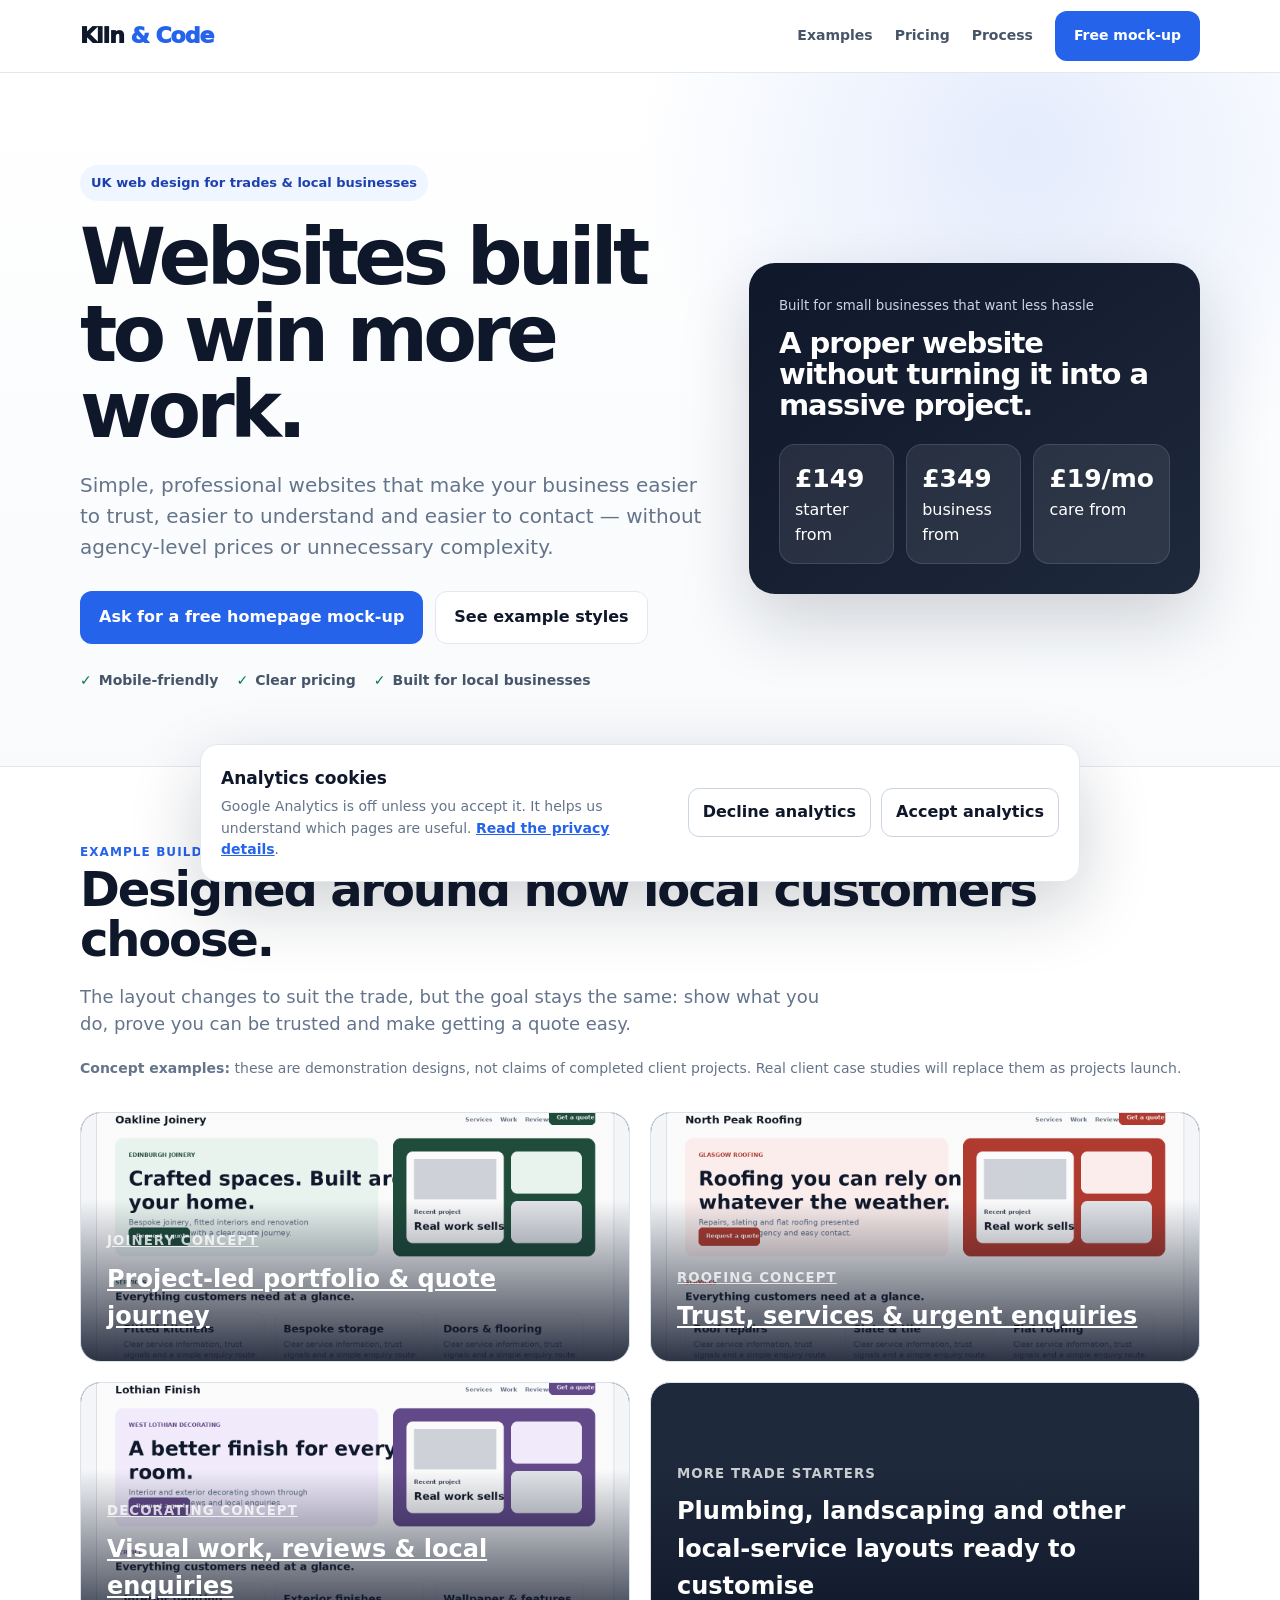
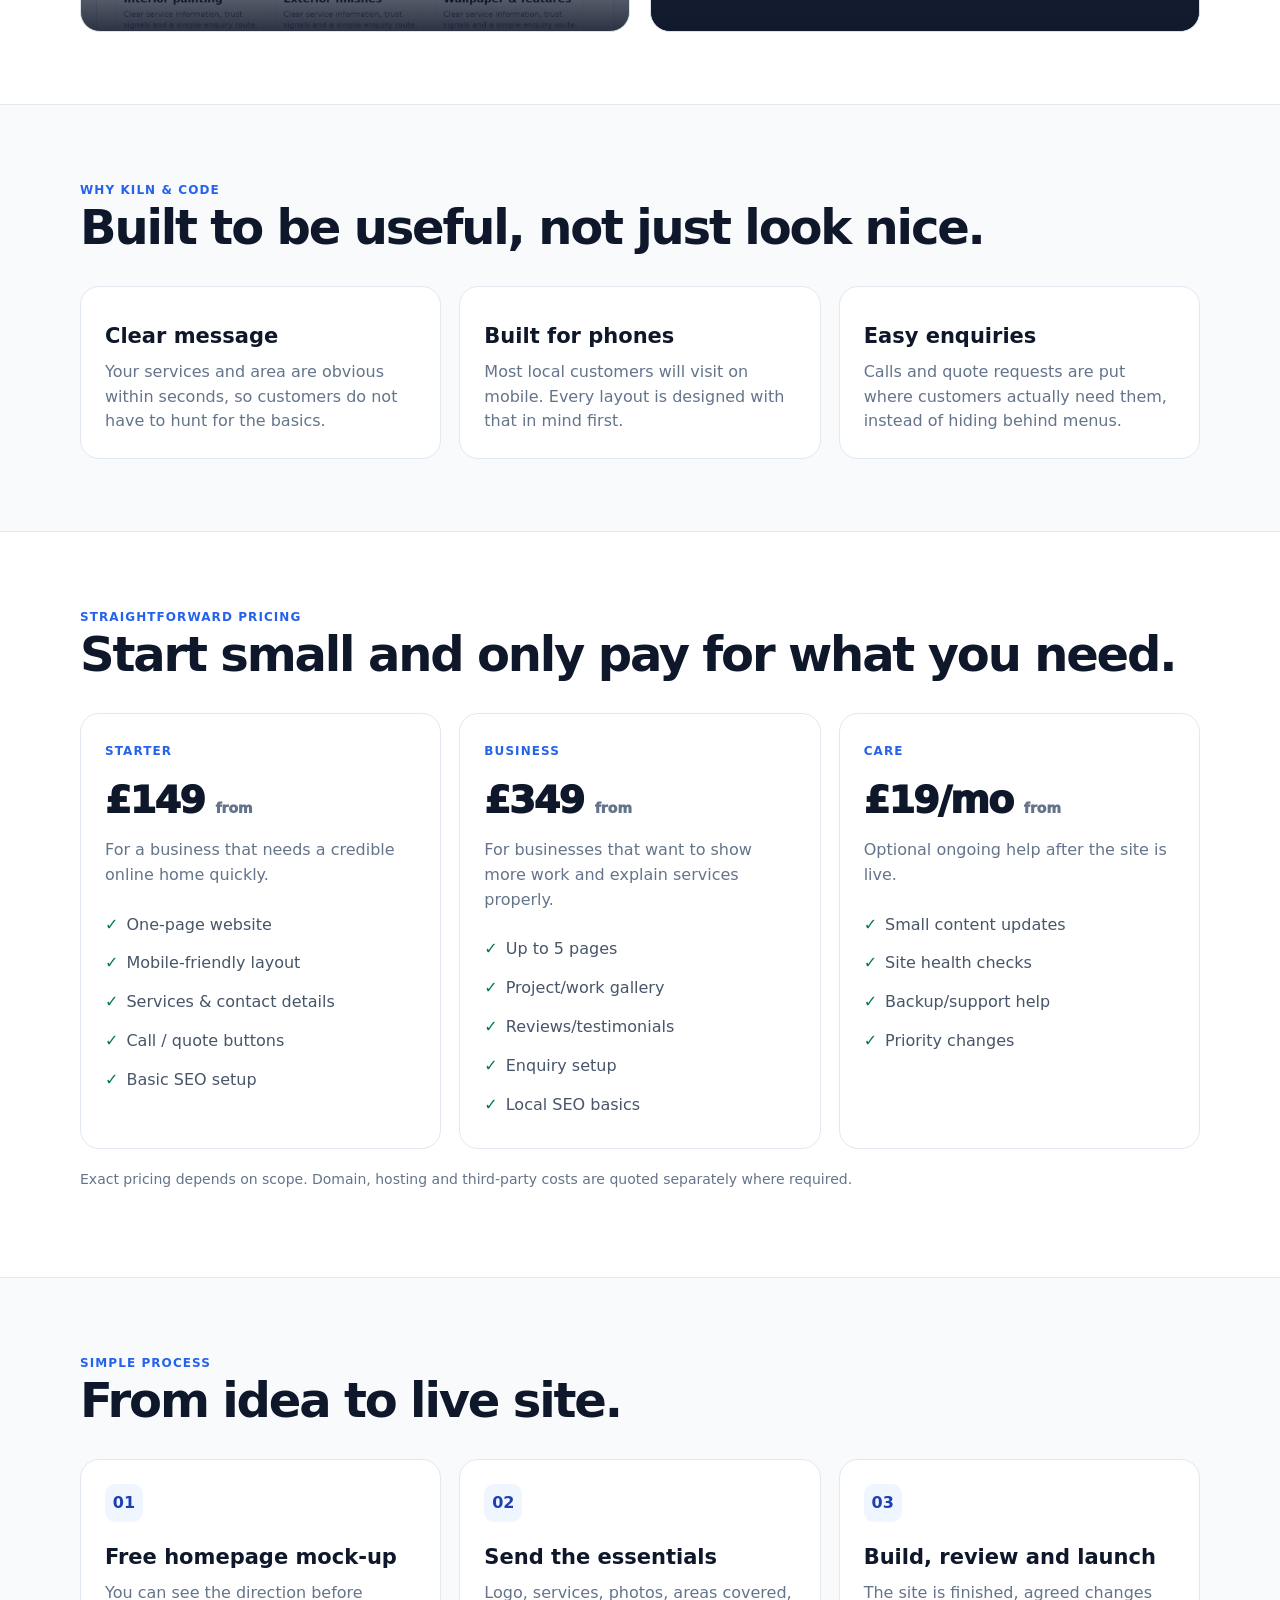
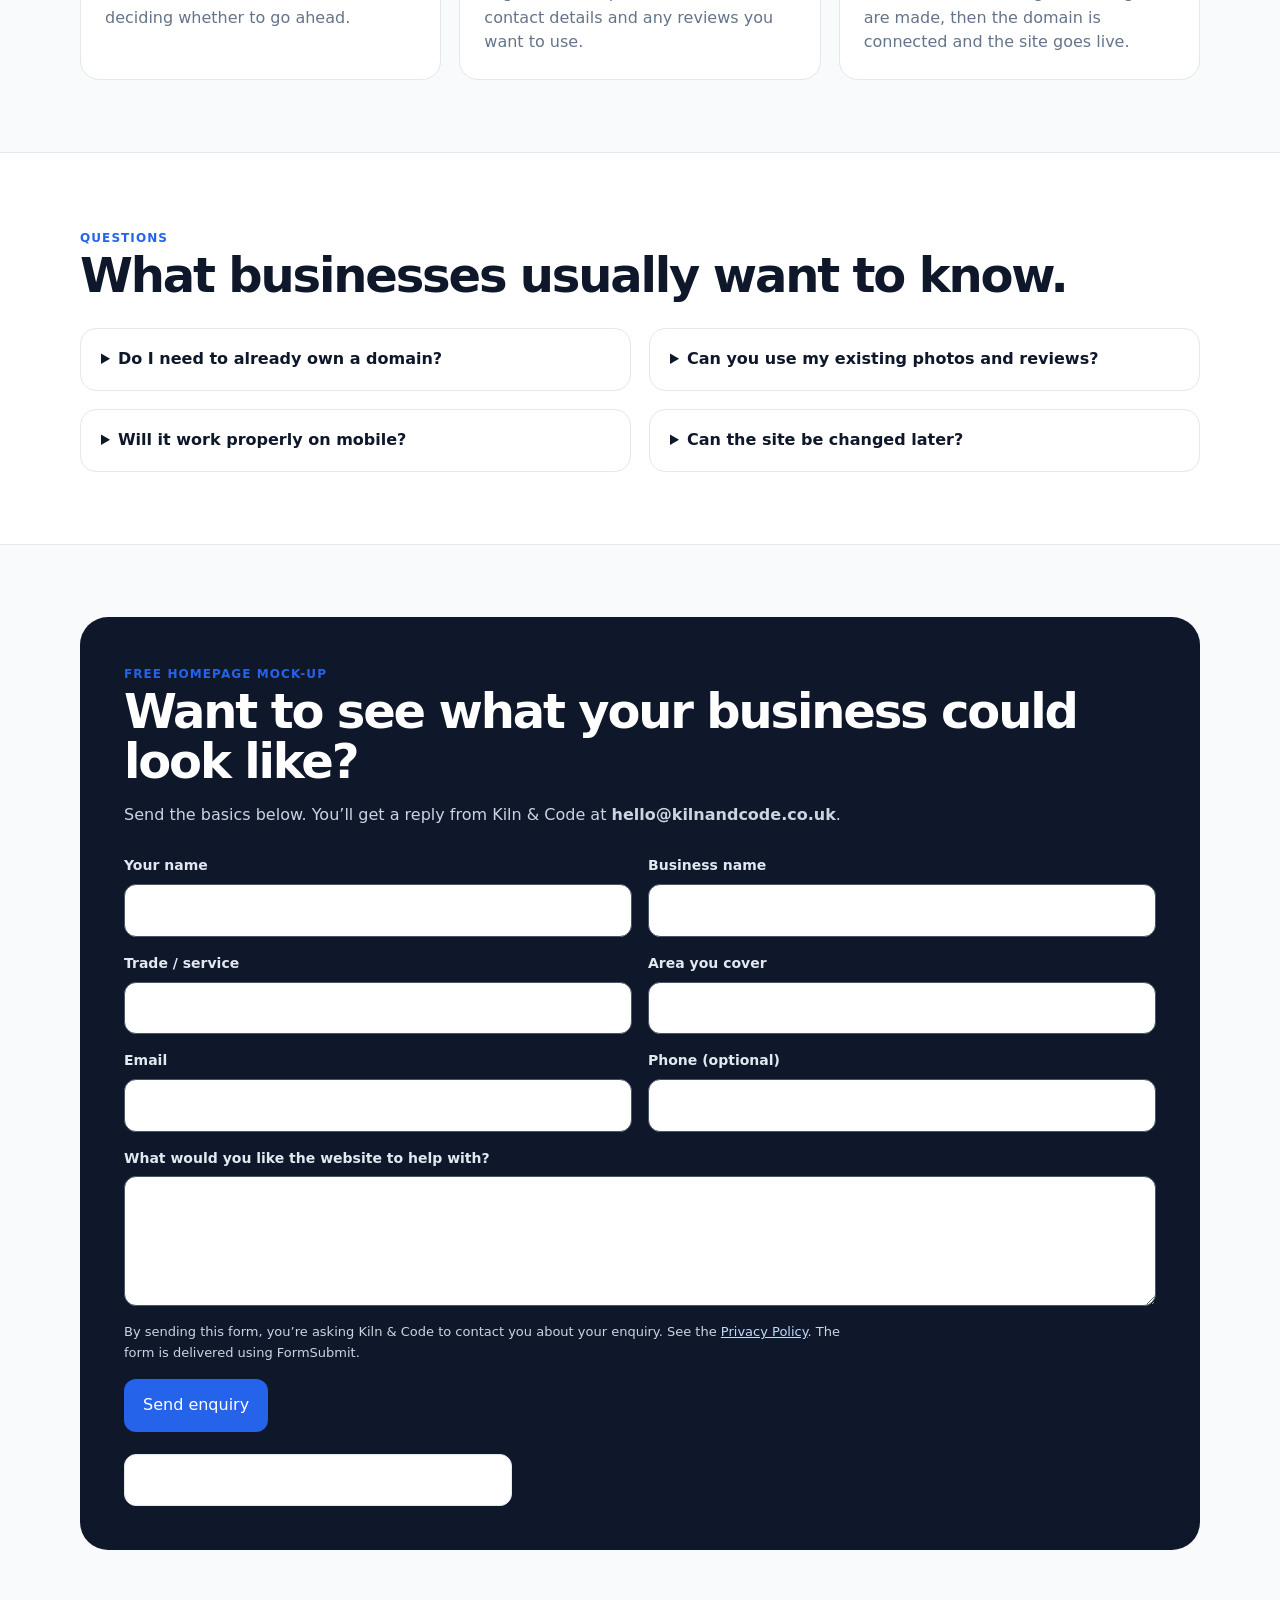
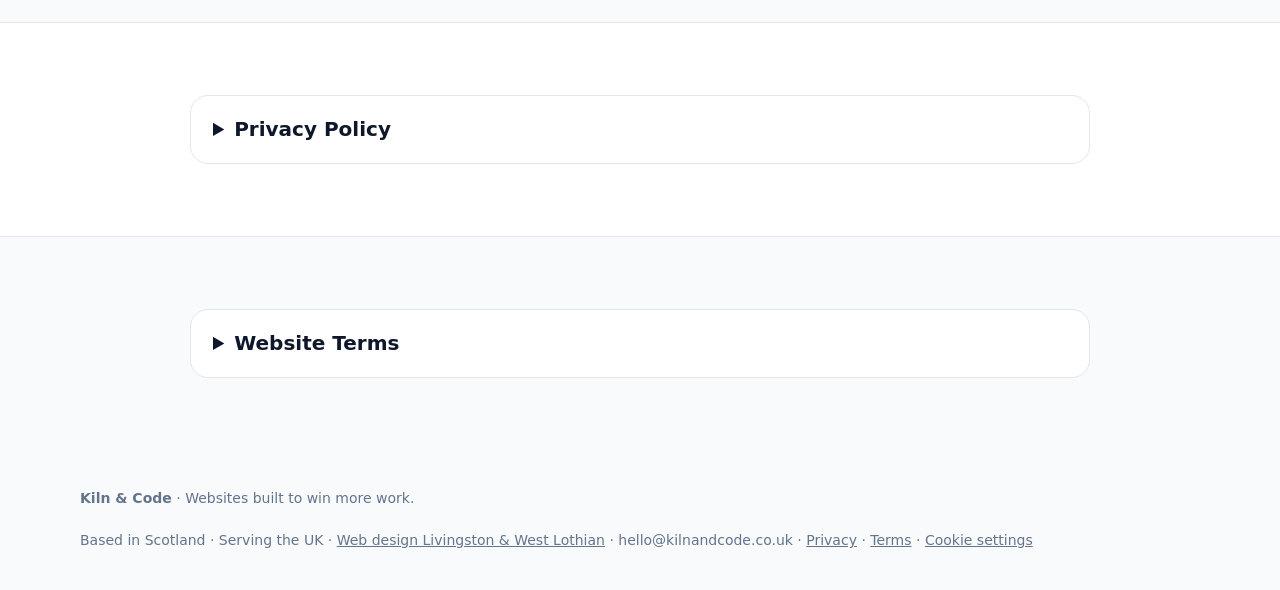
<file: index.html>
<!doctype html>
<html lang="en-GB">
<head>
  <meta charset="utf-8">
  <meta name="viewport" content="width=device-width,initial-scale=1">
  <meta name="description" content="Kiln & Code builds straightforward, mobile-friendly websites for trades and local businesses across the UK.">
  <meta name="robots" content="index,follow">
  <link rel="canonical" href="https://www.kilnandcode.co.uk/">
  <link rel="icon" href="/favicon.svg" type="image/svg+xml">
  <meta property="og:title" content="Kiln & Code — Websites built to win more work">
  <meta property="og:description" content="Straightforward, mobile-friendly websites for trades and local businesses across the UK.">
  <meta property="og:type" content="website">
  <meta property="og:url" content="https://www.kilnandcode.co.uk/">
  <meta name="twitter:card" content="summary">
  <meta name="twitter:title" content="Kiln & Code — Websites built to win more work">
  <meta name="twitter:description" content="Straightforward, mobile-friendly websites for trades and local businesses across the UK.">
  <meta name="theme-color" content="#0f172a">
  <title>Kiln & Code — Websites built to win more work</title>
  <link rel="stylesheet" href="/assets/styles.css">
  <script src="/assets/analytics-consent.js" defer></script>
  <script type="application/ld+json">
  {
    "@context":"https://schema.org",
    "@type":"ProfessionalService",
    "name":"Kiln & Code",
    "url":"https://www.kilnandcode.co.uk",
    "email":"hello@kilnandcode.co.uk",
    "areaServed":"United Kingdom",
    "description":"Web design for trades and local businesses across the UK."
  }
  </script>
</head>
<body>
  <nav class="nav">
    <div class="wrap">
      <a class="brand" href="#">Kiln <span>& Code</span></a>
      <div class="links">
        <a href="#work">Examples</a>
        <a href="#pricing">Pricing</a>
        <a href="#process">Process</a>
        <a class="btn primary" href="#enquiry">Free mock-up</a>
      </div>
    </div>
  </nav>

  <header class="hero">
    <div class="wrap hero-grid">
      <div>
        <span class="eyebrow">UK web design for trades & local businesses</span>
        <h1>Websites built to win more work.</h1>
        <p>Simple, professional websites that make your business easier to trust, easier to understand and easier to contact — without agency-level prices or unnecessary complexity.</p>
        <div class="actions">
          <a class="btn primary" href="#enquiry" data-ga-event="cta_click" data-ga-label="hero_free_mockup">Ask for a free homepage mock-up</a>
          <a class="btn secondary" href="#work">See example styles</a>
        </div>
        <div class="trust-row">
          <span>Mobile-friendly</span><span>Clear pricing</span><span>Built for local businesses</span>
        </div>
      </div>

      <aside class="panel">
        <small>Built for small businesses that want less hassle</small>
        <h2>A proper website without turning it into a massive project.</h2>
        <div class="stats">
          <div class="stat"><strong>£149</strong><span>starter from</span></div>
          <div class="stat"><strong>£349</strong><span>business from</span></div>
          <div class="stat"><strong>£19/mo</strong><span>care from</span></div>
        </div>
      </aside>
    </div>
  </header>

  <section class="section white" id="work">
    <div class="wrap">
      <span class="tag">Example builds</span>
      <h2>Designed around how local customers choose.</h2>
      <p class="lead">The layout changes to suit the trade, but the goal stays the same: show what you do, prove you can be trusted and make getting a quote easy.</p>
      <p class="note"><strong>Concept examples:</strong> these are demonstration designs, not claims of completed client projects. Real client case studies will replace them as projects launch.</p>
      <div class="showcase">
        <a class="shot" href="#work"><img src="/assets/joinery-concept.png" loading="lazy" decoding="async" alt="Joinery website concept"><div class="shot-copy"><small>JOINERY CONCEPT</small><h3>Project-led portfolio & quote journey</h3></div></a>
        <a class="shot" href="#work"><img src="/assets/roofing-concept.png" loading="lazy" decoding="async" alt="Roofing website concept"><div class="shot-copy"><small>ROOFING CONCEPT</small><h3>Trust, services & urgent enquiries</h3></div></a>
        <a class="shot" href="#work"><img src="/assets/decorator-concept.png" loading="lazy" decoding="async" alt="Decorator website concept"><div class="shot-copy"><small>DECORATING CONCEPT</small><h3>Visual work, reviews & local enquiries</h3></div></a>
        <div class="shot"><div class="shot-copy"><small>MORE TRADE STARTERS</small><h3>Plumbing, landscaping and other local-service layouts ready to customise</h3></div></div>
      </div>
    </div>
  </section>

  <section class="section">
    <div class="wrap">
      <span class="tag">Why Kiln & Code</span>
      <h2>Built to be useful, not just look nice.</h2>
      <div class="cards">
        <article class="card"><h3>Clear message</h3><p>Your services and area are obvious within seconds, so customers do not have to hunt for the basics.</p></article>
        <article class="card"><h3>Built for phones</h3><p>Most local customers will visit on mobile. Every layout is designed with that in mind first.</p></article>
        <article class="card"><h3>Easy enquiries</h3><p>Calls and quote requests are put where customers actually need them, instead of hiding behind menus.</p></article>
      </div>
    </div>
  </section>

  <section class="section white" id="pricing">
    <div class="wrap">
      <span class="tag">Straightforward pricing</span>
      <h2>Start small and only pay for what you need.</h2>
      <div class="cards">
        <article class="card">
          <span class="tag">Starter</span>
          <div class="price">£149 <small>from</small></div>
          <p>For a business that needs a credible online home quickly.</p>
          <ul class="features">
            <li>One-page website</li><li>Mobile-friendly layout</li><li>Services & contact details</li><li>Call / quote buttons</li><li>Basic SEO setup</li>
          </ul>
        </article>
        <article class="card">
          <span class="tag">Business</span>
          <div class="price">£349 <small>from</small></div>
          <p>For businesses that want to show more work and explain services properly.</p>
          <ul class="features">
            <li>Up to 5 pages</li><li>Project/work gallery</li><li>Reviews/testimonials</li><li>Enquiry setup</li><li>Local SEO basics</li>
          </ul>
        </article>
        <article class="card">
          <span class="tag">Care</span>
          <div class="price">£19/mo <small>from</small></div>
          <p>Optional ongoing help after the site is live.</p>
          <ul class="features">
            <li>Small content updates</li><li>Site health checks</li><li>Backup/support help</li><li>Priority changes</li>
          </ul>
        </article>
      </div>
      <p class="note">Exact pricing depends on scope. Domain, hosting and third-party costs are quoted separately where required.</p>
    </div>
  </section>

  <section class="section process" id="process">
    <div class="wrap">
      <span class="tag">Simple process</span>
      <h2>From idea to live site.</h2>
      <div class="cards">
        <article class="card"><h3>Free homepage mock-up</h3><p>You can see the direction before deciding whether to go ahead.</p></article>
        <article class="card"><h3>Send the essentials</h3><p>Logo, services, photos, areas covered, contact details and any reviews you want to use.</p></article>
        <article class="card"><h3>Build, review and launch</h3><p>The site is finished, agreed changes are made, then the domain is connected and the site goes live.</p></article>
      </div>
    </div>
  </section>

  <section class="section white">
    <div class="wrap">
      <span class="tag">Questions</span>
      <h2>What businesses usually want to know.</h2>
      <div class="faq">
        <details><summary>Do I need to already own a domain?</summary><p>No. If you already have one it can usually be connected; if not, you can be guided through buying one.</p></details>
        <details><summary>Can you use my existing photos and reviews?</summary><p>Yes, as long as you have permission to use them. Real work and genuine customer feedback usually make a site much stronger.</p></details>
        <details><summary>Will it work properly on mobile?</summary><p>Yes. Mobile layout is treated as a core part of the build, not an afterthought.</p></details>
        <details><summary>Can the site be changed later?</summary><p>Yes. Small ongoing updates can be handled through the optional care plan, or changes can be quoted separately.</p></details>
      </div>
    </div>
  </section>

  <section class="section" id="enquiry">
    <div class="wrap contact">
      <span class="tag">Free homepage mock-up</span>
      <h2>Want to see what your business could look like?</h2>
      <p>Send the basics below. You’ll get a reply from Kiln & Code at <strong>hello@kilnandcode.co.uk</strong>.</p>
      <form class="enquiry-form" action="https://formsubmit.co/41d8684cdf6e7dfa3ff998f9a939437c" method="POST">
        <input type="hidden" name="_subject" value="New Kiln & Code website enquiry">
        <input type="hidden" name="_template" value="table">
        <input type="hidden" name="_next" value="https://www.kilnandcode.co.uk/thanks.html">
        <input type="hidden" name="_url" value="https://www.kilnandcode.co.uk/">
        <input type="hidden" name="utm_source" data-attribution="utm_source">
        <input type="hidden" name="utm_medium" data-attribution="utm_medium">
        <input type="hidden" name="utm_campaign" data-attribution="utm_campaign">
        <input type="hidden" name="landing_page" data-attribution="landing_page">
        <input type="hidden" name="referrer" data-attribution="referrer">
        <input class="hp" type="text" name="_honey" tabindex="-1" autocomplete="off">
        <div class="field"><label for="name">Your name</label><input id="name" name="name" autocomplete="name" required></div>
        <div class="field"><label for="business">Business name</label><input id="business" name="business" autocomplete="organization" required></div>
        <div class="field"><label for="trade">Trade / service</label><input id="trade" name="trade" required></div>
        <div class="field"><label for="area">Area you cover</label><input id="area" name="area" required></div>
        <div class="field"><label for="email">Email</label><input id="email" name="email" type="email" autocomplete="email" required></div>
        <div class="field"><label for="phone">Phone (optional)</label><input id="phone" name="phone" type="tel" autocomplete="tel"></div>
        <div class="field full"><label for="message">What would you like the website to help with?</label><textarea id="message" name="message" required></textarea></div>
        <p class="form-note">By sending this form, you’re asking Kiln & Code to contact you about your enquiry. See the <a href="#privacy">Privacy Policy</a>. The form is delivered using FormSubmit.</p>
        <button class="btn primary submit" type="submit" data-ga-event="form_submit_click" data-ga-label="main_enquiry_form">Send enquiry</button>
      </form>
      <div class="contact-links">
        <a class="btn secondary" href="mailto:hello@kilnandcode.co.uk">Prefer email? hello@kilnandcode.co.uk</a>
      </div>
    </div>
  </section>

  
<section class="section white" id="privacy">
  <div class="wrap legal-wrap">
    <details class="legal-details">
      <summary>Privacy Policy</summary>
      <div class="legal-content"><main class="wrap"><a class="back" href="/">← Kiln & Code</a><h1>Privacy Policy</h1><p>Last updated: 28 September 2026</p><div class="box"><strong>Contact:</strong> hello@kilnandcode.co.uk</div><p>Kiln & Code is a web-design business based in Scotland and serving the UK. This notice explains how personal information is handled when you visit the website, make an enquiry, become a client, or receive limited business-to-business outreach from us.</p><h2>Information we collect</h2><p>When you contact us or use the enquiry form, we may receive your name, email address, phone number, business details and any information you choose to send. For targeted business outreach, we may also record limited public business-contact information such as a business name, contact name or role where publicly listed, business email or phone number, company status, website status, source links and outreach or opt-out history.</p><h2>Where business-contact information comes from</h2><p>Business-contact information used for outreach may come from publicly available sources such as a business website, Companies House, public trade or local-authority directories, and reputable business listings. Public availability does not by itself mean that a person has consented to marketing.</p><h2>Why we use information</h2><p>We use information to respond to enquiries, prepare website mock-ups and quotes, deliver agreed services, manage payments, keep appropriate business records and, where permitted, carry out proportionate business-to-business outreach. Depending on the situation, our lawful basis may include taking steps at your request before a contract, performing a contract, complying with legal obligations, or legitimate interests after considering the impact on the individual.</p><h2>Business outreach and your choices</h2><p>Our unsolicited email outreach is aimed at corporate businesses and uses verified public business contact routes. We identify Kiln & Code in the message and provide a simple way to object or opt out. We do not treat a public email address as consent, and we do not knowingly send unsolicited electronic-mail marketing to sole traders or other individual subscribers unless a lawful PECR route applies. You can object to direct marketing at any time by replying to an outreach message or emailing hello@kilnandcode.co.uk.</p><h2>Enquiry form provider</h2><p>The website enquiry form is delivered using FormSubmit, which processes the information you enter so it can be emailed to Kiln & Code. FormSubmit states that form submissions may be retained by its service for up to 30 days. You can instead contact us directly by email if you prefer not to use the form.</p><h2>Analytics and cookie choices</h2><p>Google Analytics is optional on this website. It is not loaded unless you choose to accept analytics cookies. If you accept, Google Analytics may set analytics cookies and collect information about visits and pages viewed so we can understand how the site is being used and improve it. Your analytics choice is stored on your device so the website can remember it. You can change your choice at any time using the Cookie settings link in the footer.</p><h2>Who may receive information</h2><p>We may use service providers such as email, website hosting, cloud storage, form delivery and payment providers where necessary to run the business. These providers process information under their own terms and data-protection obligations. We do not sell personal information.</p><h2>How long we keep it</h2><p>We keep information only for as long as reasonably needed for the enquiry, project, accounting, legal, support or outreach purpose for which it was collected. If you object to marketing or opt out, we may keep a minimal suppression record, such as the business/contact identifier and opt-out date, so we can honour that request and avoid contacting you again.</p><h2>Your rights</h2><p>Depending on UK data-protection law and your circumstances, you may have rights to access, correct, erase, restrict or object to certain uses of your information. You have an absolute right to object to the use of your personal data for direct marketing. You may also complain to the UK Information Commissioner’s Office (ICO).</p><h2>Updates</h2><p>We regularly review this notice and will update it if our website, outreach process or service providers materially change how personal information is handled.</p></main></div>
    </details>
  </div>
</section>
<section class="section" id="terms">
  <div class="wrap legal-wrap">
    <details class="legal-details">
      <summary>Website Terms</summary>
      <div class="legal-content"><main class="wrap"><a class="back" href="/">← Kiln & Code</a><h1>Website Terms</h1><p>Last updated: 28 September 2026</p><div class="box">These are terms for using this public website. Individual client projects are subject to a separate agreed scope, quote and any service terms provided for that project.</div><h2>Website information</h2><p>We aim to keep this website accurate and useful, but information may change. Package prices shown as “from” prices are indicative starting points and do not create a binding quote or contract.</p><h2>Demo work</h2><p>Concept examples on this site may use fictional businesses and illustrative content to demonstrate possible website styles. They should not be treated as claims that the fictional businesses are real clients.</p><h2>Intellectual property</h2><p>Unless otherwise stated, the Kiln & Code branding, website copy, layouts and original demo material on this site are owned by Kiln & Code or used with permission. You may view the site for normal personal or business evaluation, but you may not copy or republish substantial parts without permission.</p><h2>External services and links</h2><p>Links to third-party services are provided for convenience. We are not responsible for the content, security or availability of third-party sites.</p><h2>Liability</h2><p>Nothing in these terms excludes liability where the law does not allow it to be excluded. Subject to that, this website is provided for general information and we are not responsible for losses caused solely by reliance on information on this public site where a project-specific written agreement would reasonably be expected.</p><h2>Governing law</h2><p>These website terms are governed by the law of Scotland. If you have a question about these terms, email hello@kilnandcode.co.uk.</p></main></div>
    </details>
  </div>
</section>
<div class="cookie-banner" data-cookie-banner hidden role="dialog" aria-label="Analytics cookie choices">
  <div class="cookie-banner-copy">
    <strong>Analytics cookies</strong>
    <p>Google Analytics is off unless you accept it. It helps us understand which pages are useful. <a href="#privacy">Read the privacy details</a>.</p>
  </div>
  <div class="cookie-actions">
    <button type="button" data-cookie-decline>Decline analytics</button>
    <button type="button" data-cookie-accept>Accept analytics</button>
  </div>
</div>
<footer class="footer">
    <div class="wrap footer-row">
      <div><strong>Kiln & Code</strong> · Websites built to win more work.</div>
      <div>Based in Scotland · Serving the UK · <a href="/web-design-livingston.html">Web design Livingston &amp; West Lothian</a> · hello@kilnandcode.co.uk · <a href="#privacy">Privacy</a> · <a href="#terms">Terms</a> · <button type="button" class="footer-cookie-link" data-cookie-settings>Cookie settings</button></div>
    </div>
  </footer>
</body>
</html>
</file>
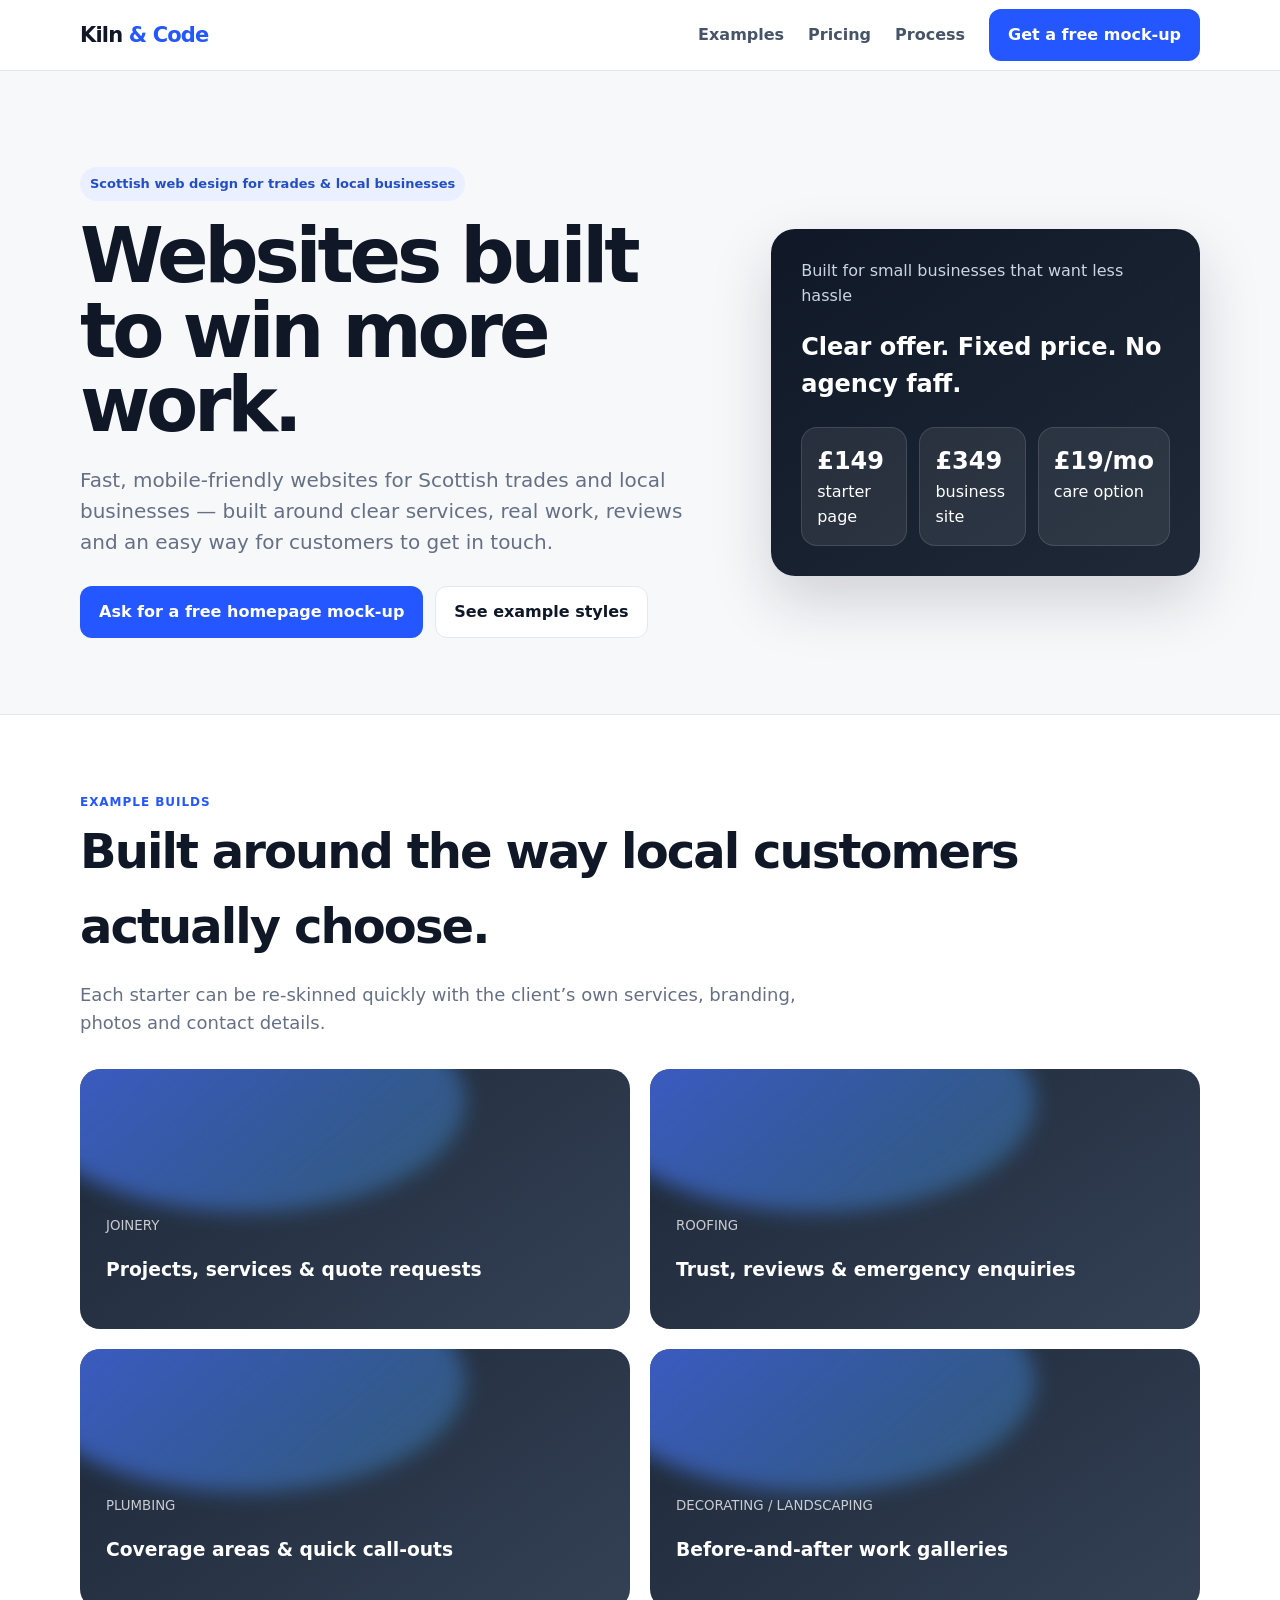
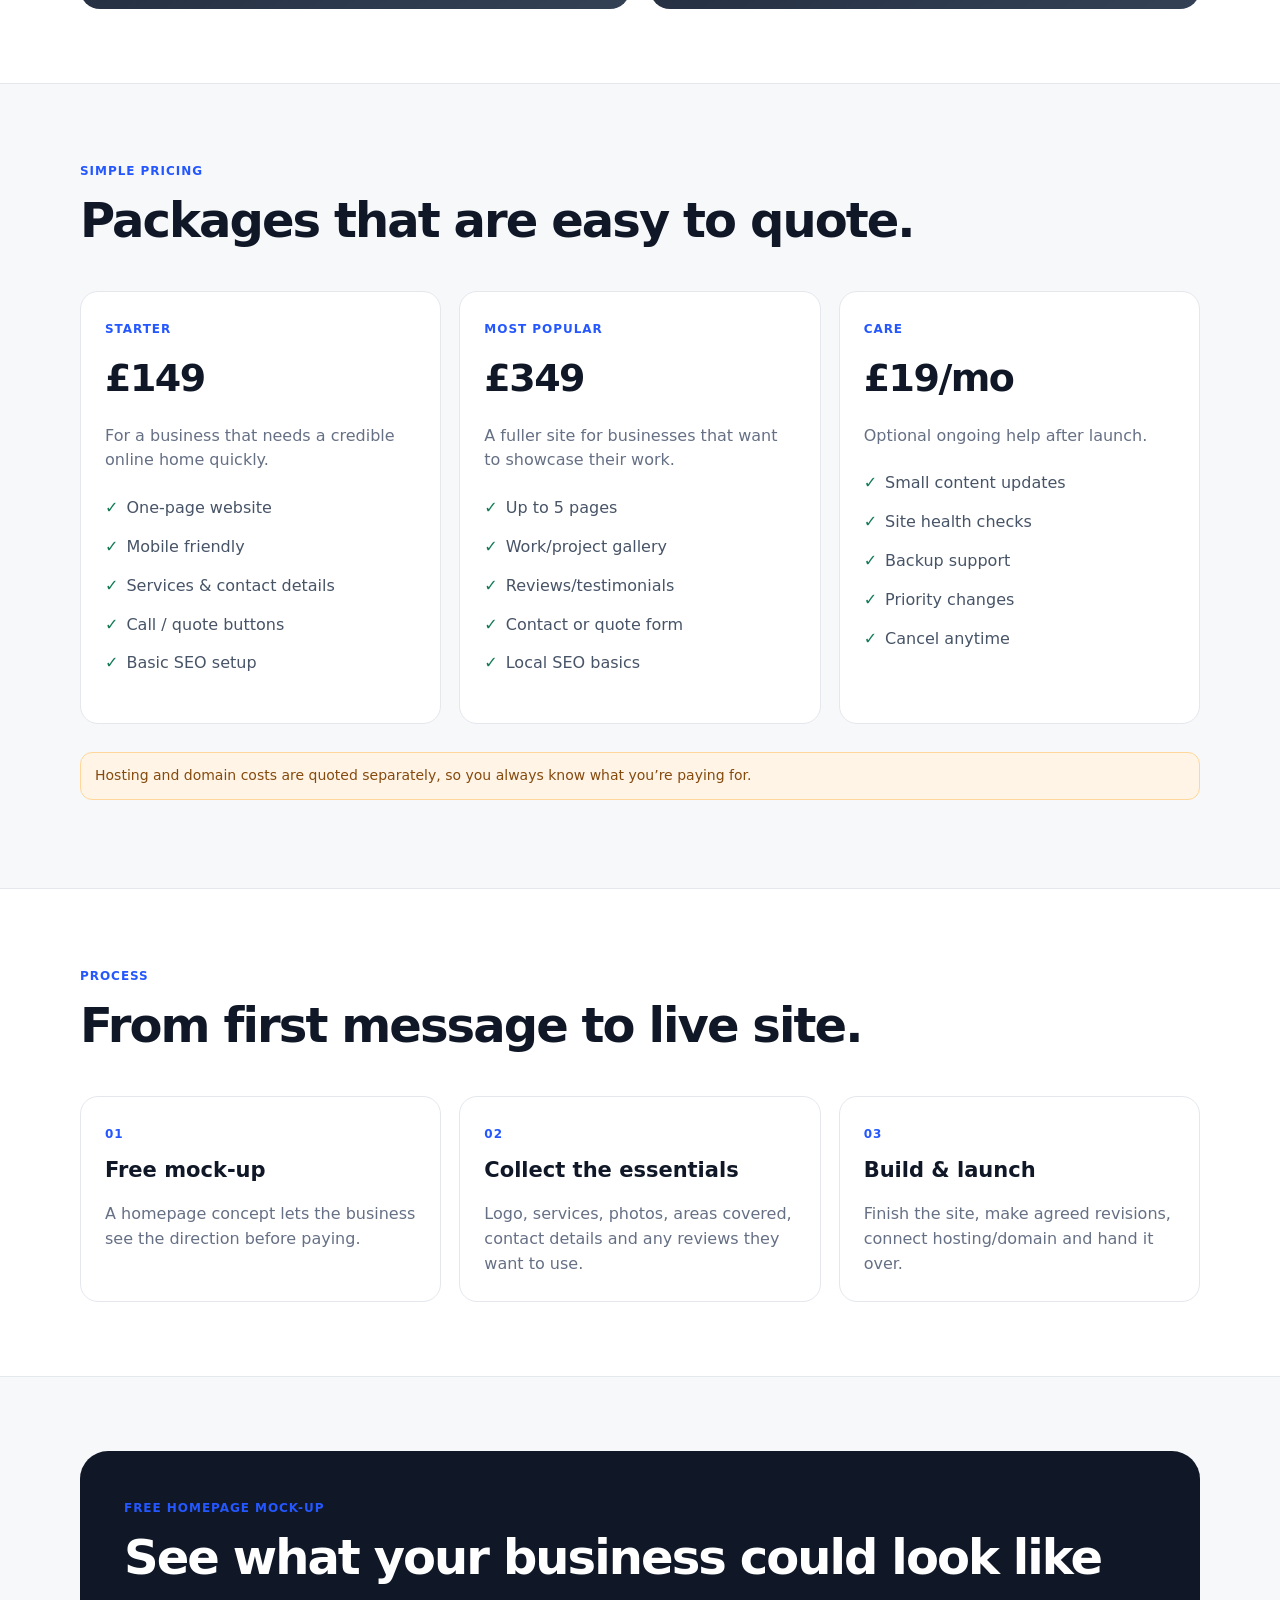
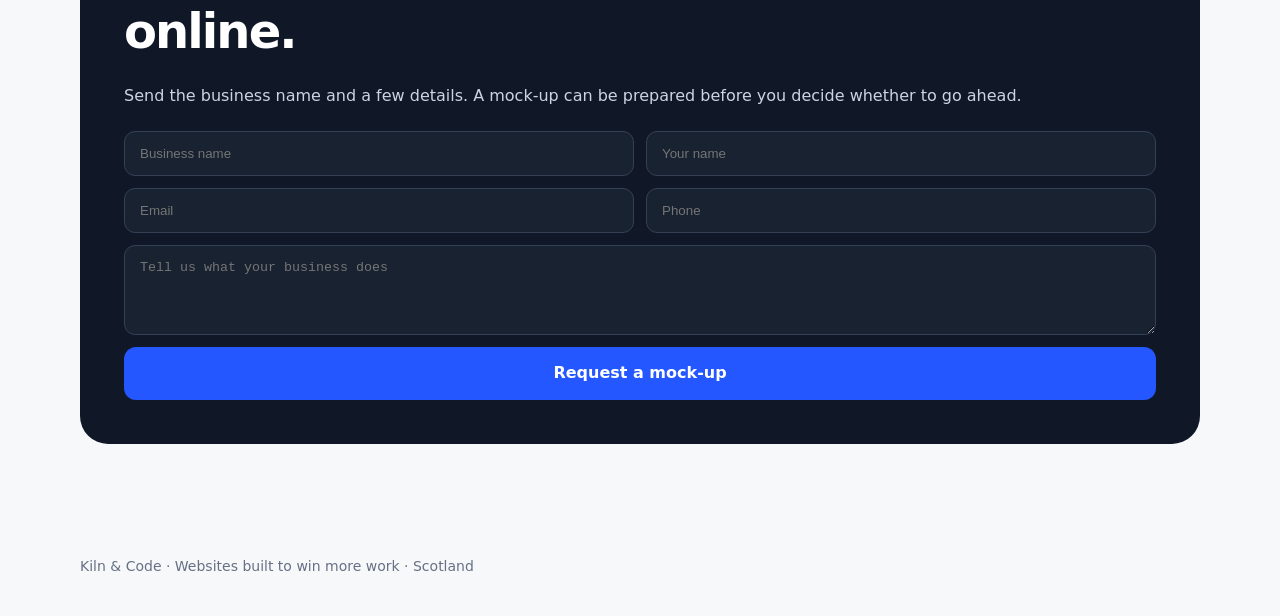
<file: kiln-and-code-index.html>
<!doctype html><html lang="en"><head><meta charset="utf-8"><meta name="viewport" content="width=device-width,initial-scale=1"><meta name="description" content="Affordable, practical websites for Scottish trades and local businesses."><title>Kiln & Code — Websites built to win more work</title><style>:root{--ink:#101828;--muted:#667085;--bg:#f7f8fa;--card:#fff;--line:#e4e7ec;--accent:#2457ff;--accent2:#183eb8;--success:#137a54;--max:1120px}*{box-sizing:border-box}html{scroll-behavior:smooth}body{margin:0;font-family:Inter,ui-sans-serif,system-ui,-apple-system,BlinkMacSystemFont,"Segoe UI",sans-serif;color:var(--ink);background:var(--bg);line-height:1.55}a{color:inherit}.wrap{width:min(var(--max),calc(100% - 36px));margin:auto}.nav{position:sticky;top:0;z-index:10;background:rgba(255,255,255,.92);backdrop-filter:blur(12px);border-bottom:1px solid var(--line)}.nav .wrap{height:70px;display:flex;align-items:center;justify-content:space-between}.brand{font-weight:900;letter-spacing:-.04em;font-size:21px}.brand span{color:var(--accent)}.links{display:flex;gap:24px;align-items:center}.links a{text-decoration:none;color:#475467;font-weight:650}.btn{display:inline-flex;align-items:center;justify-content:center;padding:13px 18px;border-radius:12px;text-decoration:none;font-weight:800;border:1px solid transparent}.btn.primary{background:var(--accent);color:#fff}.btn.secondary{background:#fff;border-color:var(--line);color:var(--ink)}.hero{padding:96px 0 76px}.grid2{display:grid;grid-template-columns:1.2fr .8fr;gap:48px;align-items:center}.eyebrow{display:inline-block;padding:7px 10px;border-radius:99px;background:#eaf0ff;color:#244fc4;font-size:13px;font-weight:800}.hero h1{font-size:clamp(44px,7vw,76px);letter-spacing:-.055em;line-height:.98;margin:18px 0 22px}.hero p{font-size:20px;color:var(--muted);max-width:700px}.actions{display:flex;gap:12px;flex-wrap:wrap;margin-top:28px}.panel{background:linear-gradient(145deg,#101828,#1f2937);color:#fff;border-radius:24px;padding:30px;box-shadow:0 25px 60px rgba(16,24,40,.17)}.panel .mini{color:#cbd5e1}.stats{display:grid;grid-template-columns:repeat(3,1fr);gap:12px;margin-top:24px}.stat{background:rgba(255,255,255,.08);border:1px solid rgba(255,255,255,.12);border-radius:16px;padding:15px}.stat strong{display:block;font-size:24px}.section{padding:74px 0}.section.white{background:#fff;border-block:1px solid var(--line)}.section h2{font-size:clamp(32px,4vw,48px);letter-spacing:-.04em;margin:0 0 14px}.lead{font-size:18px;color:var(--muted);max-width:720px}.cards{display:grid;grid-template-columns:repeat(3,1fr);gap:18px;margin-top:34px}.card{background:var(--card);border:1px solid var(--line);border-radius:18px;padding:24px}.card h3{margin:8px 0;font-size:21px}.card p{color:var(--muted);margin-bottom:0}.tag{font-size:12px;font-weight:900;color:var(--accent);text-transform:uppercase;letter-spacing:.08em}.price{font-size:38px;font-weight:900;letter-spacing:-.04em;margin:8px 0}.features{padding:0;list-style:none}.features li{padding:7px 0;color:#475467}.features li:before{content:"✓";font-weight:900;color:var(--success);margin-right:8px}.showcase{display:grid;grid-template-columns:repeat(2,1fr);gap:20px;margin-top:32px}.shot{min-height:260px;border-radius:20px;padding:26px;color:#fff;display:flex;flex-direction:column;justify-content:flex-end;background:linear-gradient(145deg,#1d2939,#344054);position:relative;overflow:hidden}.shot:before{content:"";position:absolute;inset:-30% 30% 45% -10%;background:linear-gradient(140deg,rgba(73,108,255,.8),rgba(70,197,255,.25));border-radius:50%;filter:blur(10px)}.shot>*{position:relative}.shot small{opacity:.75}.quote{padding:30px;border-left:4px solid var(--accent);background:#fff;border-radius:0 16px 16px 0;margin-top:28px}.contact{background:#101828;color:#fff;border-radius:28px;padding:44px}.contact p{color:#cbd5e1}.formgrid{display:grid;grid-template-columns:1fr 1fr;gap:12px;margin-top:22px}.field{width:100%;padding:14px 15px;border-radius:11px;border:1px solid #344054;background:#182230;color:#fff}.full{grid-column:1/-1}.footer{padding:38px 0;color:#667085;font-size:14px}.service-hero{padding:80px 0 54px;background:linear-gradient(135deg,#101828,#344054);color:white}.service-hero h1{font-size:clamp(40px,6vw,68px);letter-spacing:-.05em;line-height:1;margin:18px 0}.service-hero p{color:#d0d5dd;font-size:19px;max-width:700px}.service-grid{display:grid;grid-template-columns:repeat(3,1fr);gap:18px;margin-top:30px}.work-grid{display:grid;grid-template-columns:repeat(3,1fr);gap:16px;margin-top:28px}.work{aspect-ratio:4/3;border-radius:16px;background:linear-gradient(145deg,#d0d5dd,#98a2b3);display:flex;align-items:end;padding:18px;font-weight:800}.notice{padding:12px 14px;border-radius:12px;background:#fff4e5;color:#854a0e;font-size:14px;border:1px solid #ffd79a}.kicker{color:#475467;font-weight:750}.center{text-align:center}.mt{margin-top:28px}@media(max-width:800px){.grid2,.cards,.showcase,.service-grid,.work-grid,.formgrid{grid-template-columns:1fr}.links a:not(.btn){display:none}.hero{padding-top:64px}.hero h1{font-size:48px}.stats{grid-template-columns:1fr}.section{padding:54px 0}}
</style></head><body>
<nav class="nav"><div class="wrap"><div class="brand">Kiln <span>& Code</span></div><div class="links"><a href="#work">Examples</a><a href="#pricing">Pricing</a><a href="#process">Process</a><a class="btn primary" href="#contact">Get a free mock-up</a></div></div></nav>
<header class="hero"><div class="wrap grid2"><div><span class="eyebrow">Scottish web design for trades & local businesses</span><h1>Websites built to win more work.</h1><p>Fast, mobile-friendly websites for Scottish trades and local businesses — built around clear services, real work, reviews and an easy way for customers to get in touch.</p><div class="actions"><a class="btn primary" href="#contact">Ask for a free homepage mock-up</a><a class="btn secondary" href="#work">See example styles</a></div></div><aside class="panel"><div class="mini">Built for small businesses that want less hassle</div><h2>Clear offer. Fixed price. No agency faff.</h2><div class="stats"><div class="stat"><strong>£149</strong><span>starter page</span></div><div class="stat"><strong>£349</strong><span>business site</span></div><div class="stat"><strong>£19/mo</strong><span>care option</span></div></div></aside></div></header>
<section class="section white" id="work"><div class="wrap"><span class="tag">Example builds</span><h2>Built around the way local customers actually choose.</h2><p class="lead">Each starter can be re-skinned quickly with the client’s own services, branding, photos and contact details.</p><div class="showcase"><div class="shot"><small>JOINERY</small><h3>Projects, services & quote requests</h3></div><div class="shot"><small>ROOFING</small><h3>Trust, reviews & emergency enquiries</h3></div><div class="shot"><small>PLUMBING</small><h3>Coverage areas & quick call-outs</h3></div><div class="shot"><small>DECORATING / LANDSCAPING</small><h3>Before-and-after work galleries</h3></div></div></div></section>
<section class="section" id="pricing"><div class="wrap"><span class="tag">Simple pricing</span><h2>Packages that are easy to quote.</h2><div class="cards"><article class="card"><span class="tag">Starter</span><div class="price">£149</div><p>For a business that needs a credible online home quickly.</p><ul class="features"><li>One-page website</li><li>Mobile friendly</li><li>Services & contact details</li><li>Call / quote buttons</li><li>Basic SEO setup</li></ul></article><article class="card"><span class="tag">Most popular</span><div class="price">£349</div><p>A fuller site for businesses that want to showcase their work.</p><ul class="features"><li>Up to 5 pages</li><li>Work/project gallery</li><li>Reviews/testimonials</li><li>Contact or quote form</li><li>Local SEO basics</li></ul></article><article class="card"><span class="tag">Care</span><div class="price">£19/mo</div><p>Optional ongoing help after launch.</p><ul class="features"><li>Small content updates</li><li>Site health checks</li><li>Backup support</li><li>Priority changes</li><li>Cancel anytime</li></ul></article></div><p class="notice mt">Hosting and domain costs are quoted separately, so you always know what you’re paying for.</p></div></section>
<section class="section white" id="process"><div class="wrap"><span class="tag">Process</span><h2>From first message to live site.</h2><div class="cards"><article class="card"><span class="tag">01</span><h3>Free mock-up</h3><p>A homepage concept lets the business see the direction before paying.</p></article><article class="card"><span class="tag">02</span><h3>Collect the essentials</h3><p>Logo, services, photos, areas covered, contact details and any reviews they want to use.</p></article><article class="card"><span class="tag">03</span><h3>Build & launch</h3><p>Finish the site, make agreed revisions, connect hosting/domain and hand it over.</p></article></div></div></section>
<section class="section"><div class="wrap contact" id="contact"><span class="tag">Free homepage mock-up</span><h2>See what your business could look like online.</h2><p>Send the business name and a few details. A mock-up can be prepared before you decide whether to go ahead.</p><div class="formgrid"><input class="field" placeholder="Business name"><input class="field" placeholder="Your name"><input class="field" placeholder="Email"><input class="field" placeholder="Phone"><textarea class="field full" rows="4" placeholder="Tell us what your business does"></textarea><a class="btn primary full" href="mailto:hello@kilnandcode.co.uk?subject=Free%20homepage%20mock-up">Request a mock-up</a></div></div></section>
<footer class="footer"><div class="wrap">Kiln & Code · Websites built to win more work · Scotland</div></footer></body></html>
</file>
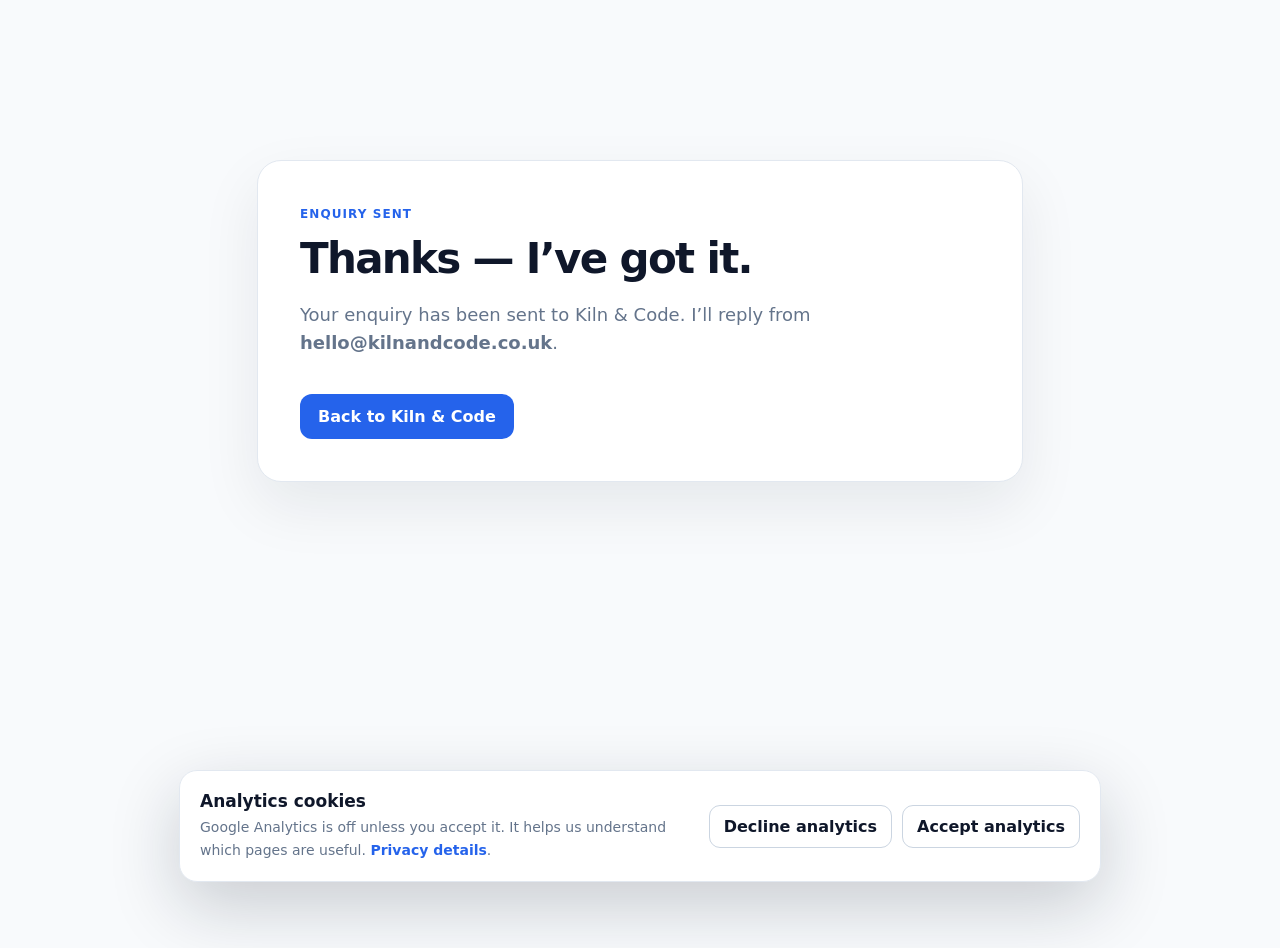
<file: thanks.html>
<!doctype html>
<html lang="en-GB">
<head>
<meta charset="utf-8">
<meta name="viewport" content="width=device-width,initial-scale=1">
<meta name="robots" content="noindex,follow">
<link rel="icon" href="/favicon.svg" type="image/svg+xml">
<title>Thanks — Kiln & Code</title>
<script src="/assets/analytics-consent.js" defer></script>
<style>
body{margin:0;font-family:Inter,ui-sans-serif,system-ui,-apple-system,BlinkMacSystemFont,"Segoe UI",sans-serif;background:#f8fafc;color:#0f172a;display:grid;min-height:100vh;place-items:center;padding:24px}
.card{max-width:680px;background:white;border:1px solid #e2e8f0;border-radius:24px;padding:42px;box-shadow:0 24px 60px rgba(15,23,42,.08)}
.tag{font-size:12px;font-weight:900;color:#2563eb;text-transform:uppercase;letter-spacing:.09em}
h1{font-size:42px;letter-spacing:-.04em;margin:12px 0}
p{color:#64748b;font-size:18px;line-height:1.6}
a{display:inline-block;margin-top:18px;background:#2563eb;color:#fff;text-decoration:none;font-weight:800;padding:13px 18px;border-radius:12px}
.privacy-settings{margin-top:14px;border:0;background:none;color:#475569;text-decoration:underline;font:inherit;cursor:pointer}
.cookie-banner{position:fixed;z-index:100;left:18px;right:18px;bottom:18px;max-width:880px;margin:auto;background:#fff;border:1px solid #e2e8f0;border-radius:18px;box-shadow:0 24px 70px rgba(15,23,42,.2);padding:20px;display:flex;align-items:center;justify-content:space-between;gap:22px;opacity:0;transform:translateY(12px);transition:opacity .18s ease,transform .18s ease}
.cookie-banner.is-visible{opacity:1;transform:translateY(0)}
.cookie-banner-copy strong{display:block;font-size:17px}.cookie-banner-copy p{margin:5px 0 0;color:#64748b;font-size:14px}.cookie-banner-copy a{display:inline;background:none;color:#2563eb;padding:0;margin:0;font-weight:700}
.cookie-actions{display:flex;gap:10px;flex-wrap:wrap;flex:0 0 auto}.cookie-actions button{appearance:none;border:1px solid #cbd5e1;background:#fff;color:#0f172a;border-radius:11px;padding:11px 14px;font:inherit;font-weight:800;cursor:pointer}
@media(max-width:700px){.cookie-banner{align-items:stretch;flex-direction:column}.cookie-actions{display:grid;grid-template-columns:1fr 1fr}.cookie-actions button{width:100%}}
</style>
</head>
<body data-analytics-event="generate_lead"><main class="card"><span class="tag">Enquiry sent</span><h1>Thanks — I’ve got it.</h1><p>Your enquiry has been sent to Kiln & Code. I’ll reply from <strong>hello@kilnandcode.co.uk</strong>.</p><a href="/">Back to Kiln & Code</a></main><button type="button" class="privacy-settings" data-cookie-settings>Cookie settings</button><div class="cookie-banner" data-cookie-banner hidden role="dialog" aria-label="Analytics cookie choices"><div class="cookie-banner-copy"><strong>Analytics cookies</strong><p>Google Analytics is off unless you accept it. It helps us understand which pages are useful. <a href="/#privacy">Privacy details</a>.</p></div><div class="cookie-actions"><button type="button" data-cookie-decline>Decline analytics</button><button type="button" data-cookie-accept>Accept analytics</button></div></div></body>
</html>
</file>
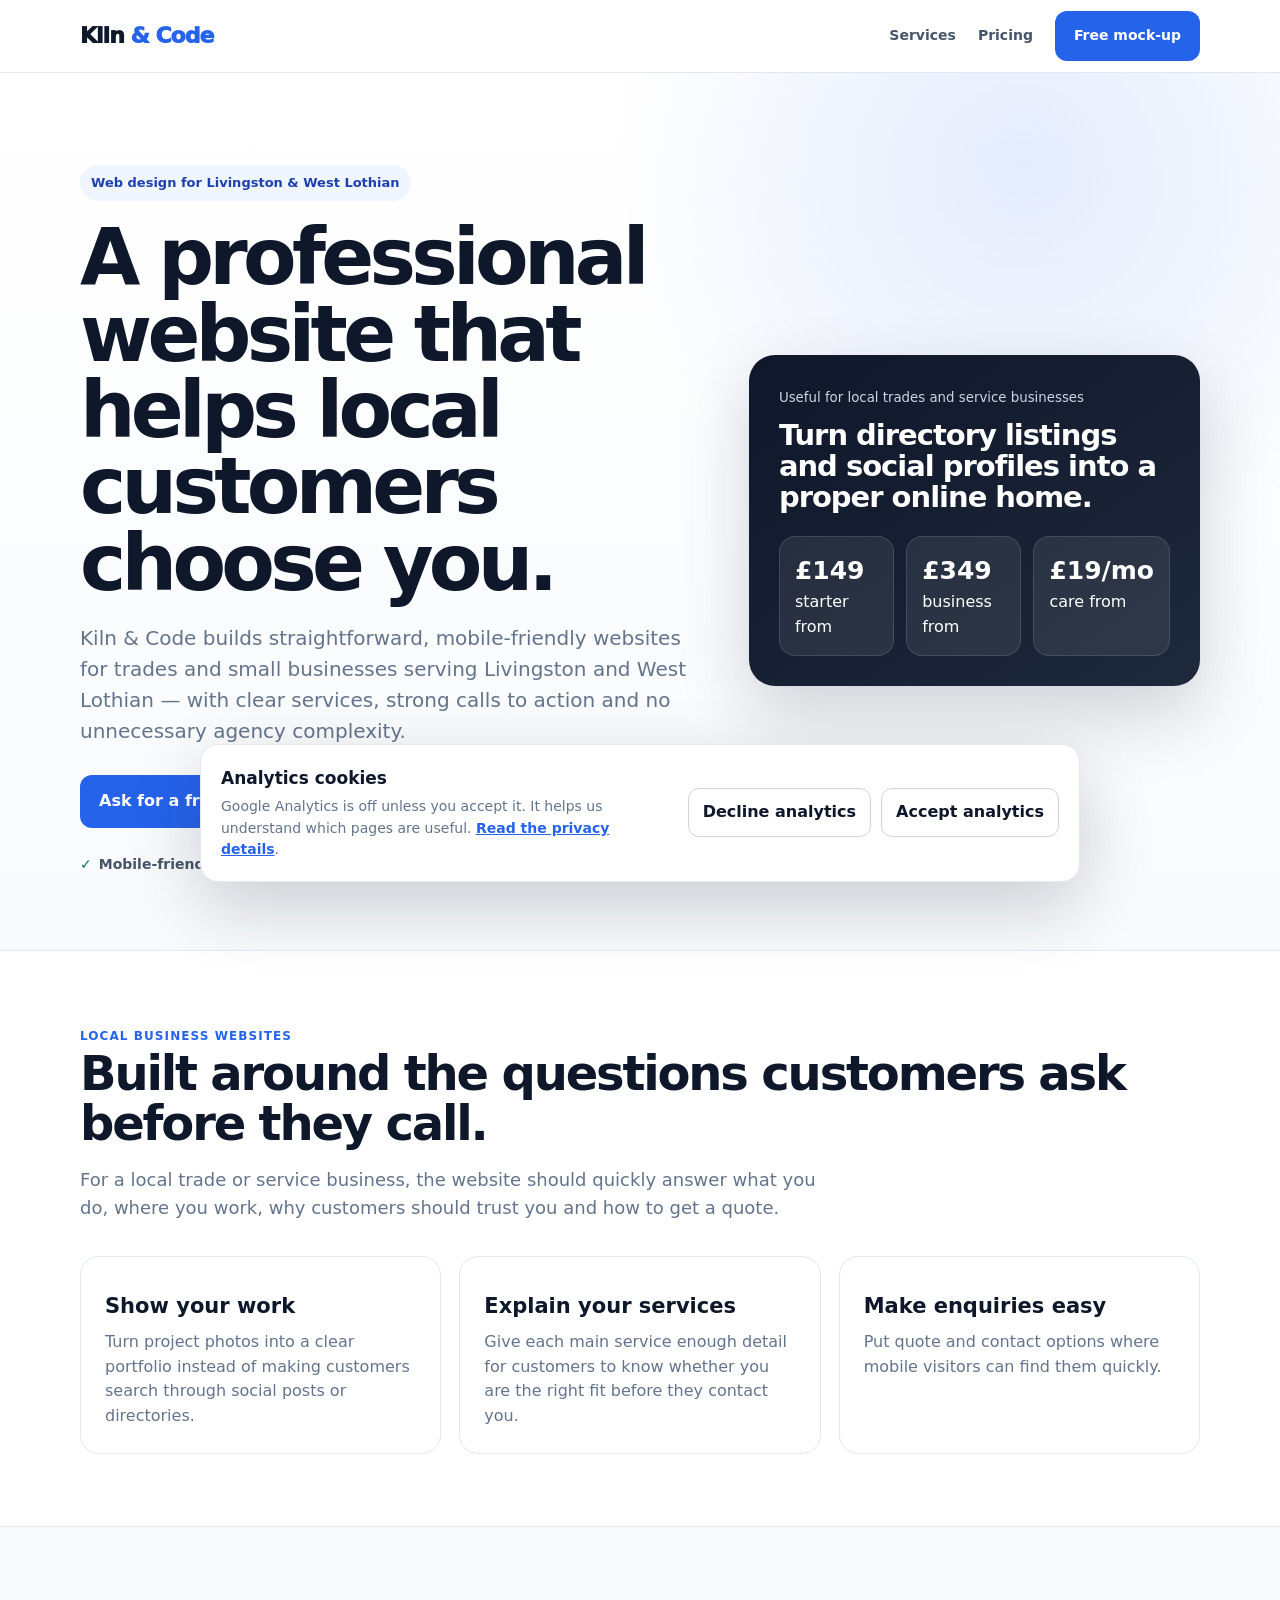
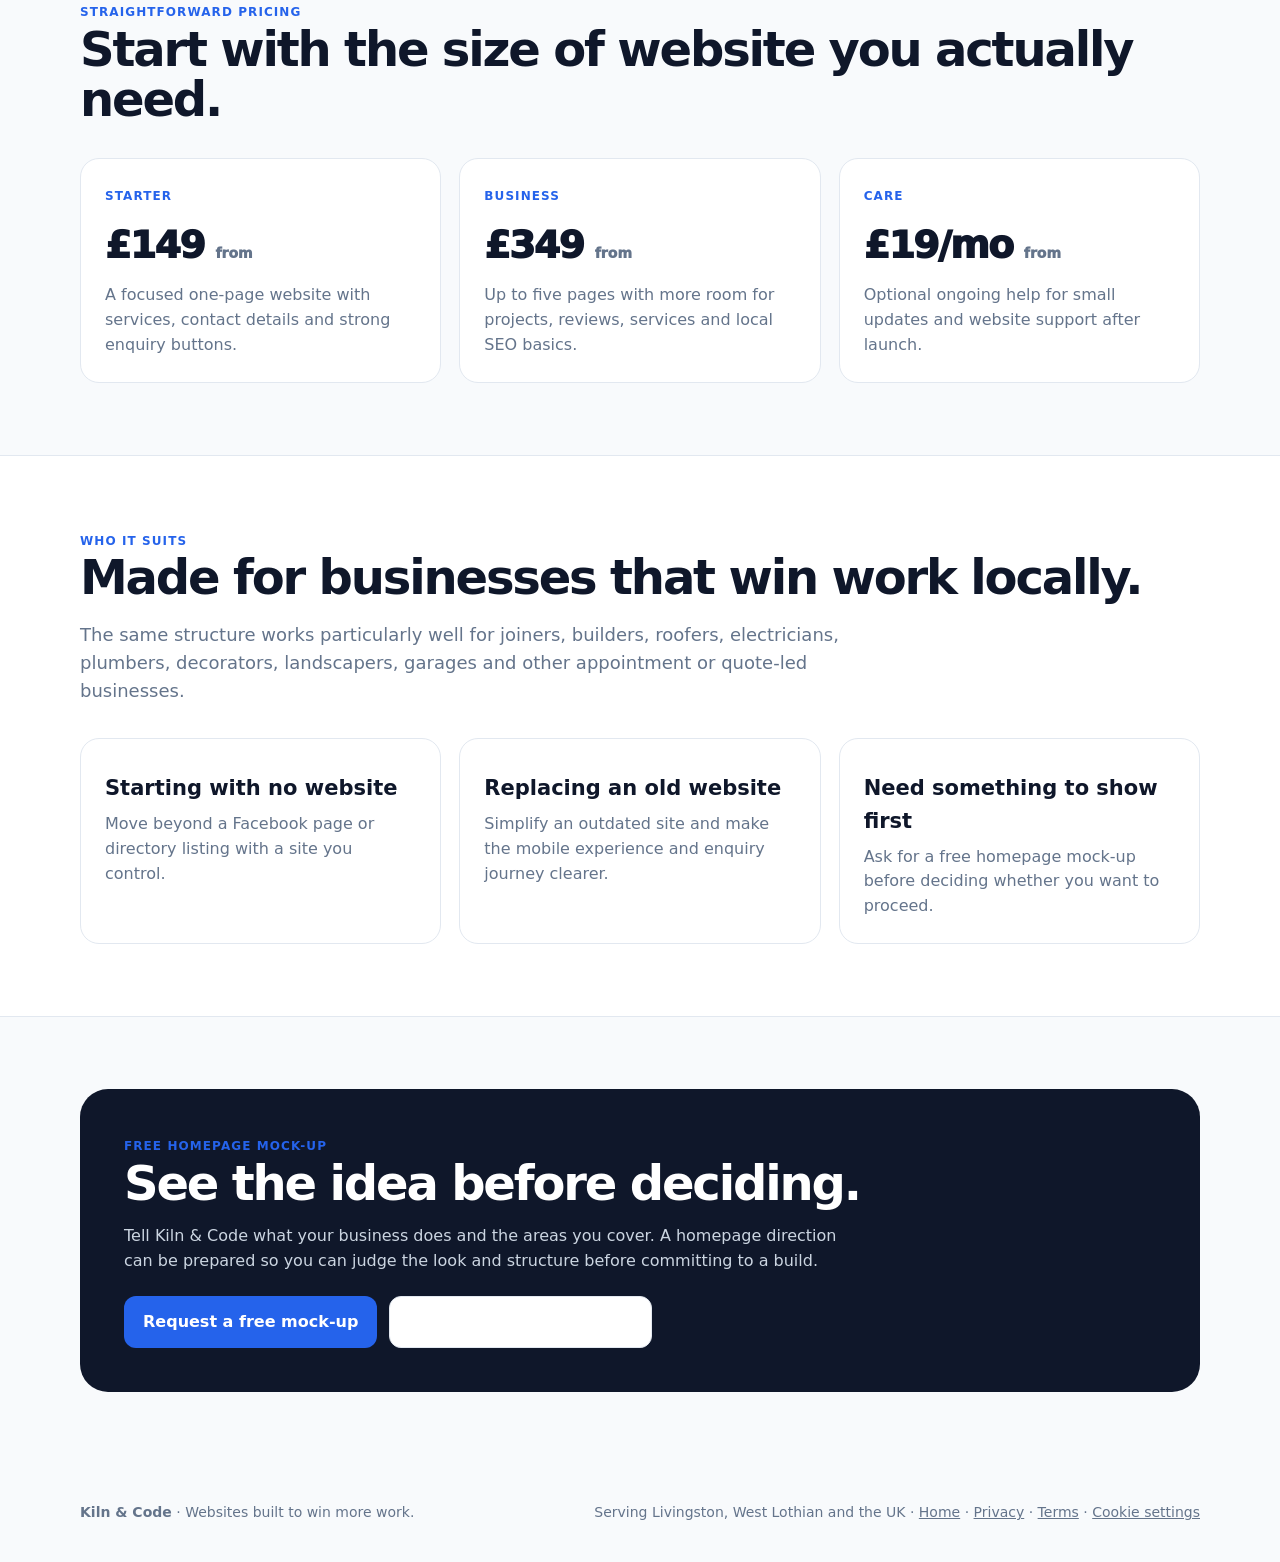
<file: web-design-livingston.html>
<!doctype html>
<html lang="en-GB">
<head>
  <meta charset="utf-8">
  <meta name="viewport" content="width=device-width,initial-scale=1">
  <meta name="description" content="Web design for trades and local businesses serving Livingston and West Lothian. Straightforward websites, clear pricing and a free homepage mock-up from Kiln & Code.">
  <meta name="robots" content="index,follow">
  <link rel="canonical" href="https://www.kilnandcode.co.uk/web-design-livingston.html">
  <link rel="icon" href="/favicon.svg" type="image/svg+xml">
  <meta property="og:title" content="Web Design Livingston & West Lothian | Kiln & Code">
  <meta property="og:description" content="Straightforward websites for trades and local businesses serving Livingston and West Lothian.">
  <meta property="og:type" content="website">
  <meta property="og:url" content="https://www.kilnandcode.co.uk/web-design-livingston.html">
  <meta name="twitter:card" content="summary">
  <title>Web Design Livingston & West Lothian | Kiln & Code</title>
  <link rel="stylesheet" href="/assets/styles.css">
  <script src="/assets/analytics-consent.js" defer></script>
  <script type="application/ld+json">
  {
    "@context":"https://schema.org",
    "@type":"Service",
    "name":"Web design for Livingston and West Lothian businesses",
    "provider":{"@type":"ProfessionalService","name":"Kiln & Code","url":"https://www.kilnandcode.co.uk/"},
    "areaServed":["Livingston","West Lothian"],
    "serviceType":"Web design"
  }
  </script>
</head>
<body>
  <nav class="nav">
    <div class="wrap">
      <a class="brand" href="/">Kiln <span>& Code</span></a>
      <div class="links">
        <a href="#services">Services</a>
        <a href="#pricing">Pricing</a>
        <a class="btn primary" href="/#enquiry" data-ga-event="cta_click" data-ga-label="livingston_nav_mockup">Free mock-up</a>
      </div>
    </div>
  </nav>

  <header class="hero">
    <div class="wrap hero-grid">
      <div>
        <span class="eyebrow">Web design for Livingston & West Lothian</span>
        <h1>A professional website that helps local customers choose you.</h1>
        <p>Kiln & Code builds straightforward, mobile-friendly websites for trades and small businesses serving Livingston and West Lothian — with clear services, strong calls to action and no unnecessary agency complexity.</p>
        <div class="actions">
          <a class="btn primary" href="/#enquiry" data-ga-event="cta_click" data-ga-label="livingston_hero_mockup">Ask for a free homepage mock-up</a>
          <a class="btn secondary" href="/#work" data-ga-event="cta_click" data-ga-label="livingston_examples">See example styles</a>
        </div>
        <div class="trust-row">
          <span>Mobile-friendly</span><span>Clear pricing</span><span>UK-wide support</span>
        </div>
      </div>
      <aside class="panel">
        <small>Useful for local trades and service businesses</small>
        <h2>Turn directory listings and social profiles into a proper online home.</h2>
        <div class="stats">
          <div class="stat"><strong>£149</strong><span>starter from</span></div>
          <div class="stat"><strong>£349</strong><span>business from</span></div>
          <div class="stat"><strong>£19/mo</strong><span>care from</span></div>
        </div>
      </aside>
    </div>
  </header>

  <section class="section white" id="services">
    <div class="wrap">
      <span class="tag">Local business websites</span>
      <h2>Built around the questions customers ask before they call.</h2>
      <p class="lead">For a local trade or service business, the website should quickly answer what you do, where you work, why customers should trust you and how to get a quote.</p>
      <div class="cards">
        <article class="card"><h3>Show your work</h3><p>Turn project photos into a clear portfolio instead of making customers search through social posts or directories.</p></article>
        <article class="card"><h3>Explain your services</h3><p>Give each main service enough detail for customers to know whether you are the right fit before they contact you.</p></article>
        <article class="card"><h3>Make enquiries easy</h3><p>Put quote and contact options where mobile visitors can find them quickly.</p></article>
      </div>
    </div>
  </section>

  <section class="section" id="pricing">
    <div class="wrap">
      <span class="tag">Straightforward pricing</span>
      <h2>Start with the size of website you actually need.</h2>
      <div class="cards">
        <article class="card"><span class="tag">Starter</span><div class="price">£149 <small>from</small></div><p>A focused one-page website with services, contact details and strong enquiry buttons.</p></article>
        <article class="card"><span class="tag">Business</span><div class="price">£349 <small>from</small></div><p>Up to five pages with more room for projects, reviews, services and local SEO basics.</p></article>
        <article class="card"><span class="tag">Care</span><div class="price">£19/mo <small>from</small></div><p>Optional ongoing help for small updates and website support after launch.</p></article>
      </div>
    </div>
  </section>

  <section class="section white">
    <div class="wrap">
      <span class="tag">Who it suits</span>
      <h2>Made for businesses that win work locally.</h2>
      <p class="lead">The same structure works particularly well for joiners, builders, roofers, electricians, plumbers, decorators, landscapers, garages and other appointment or quote-led businesses.</p>
      <div class="cards">
        <article class="card"><h3>Starting with no website</h3><p>Move beyond a Facebook page or directory listing with a site you control.</p></article>
        <article class="card"><h3>Replacing an old website</h3><p>Simplify an outdated site and make the mobile experience and enquiry journey clearer.</p></article>
        <article class="card"><h3>Need something to show first</h3><p>Ask for a free homepage mock-up before deciding whether you want to proceed.</p></article>
      </div>
    </div>
  </section>

  <section class="section">
    <div class="wrap contact">
      <span class="tag">Free homepage mock-up</span>
      <h2>See the idea before deciding.</h2>
      <p>Tell Kiln & Code what your business does and the areas you cover. A homepage direction can be prepared so you can judge the look and structure before committing to a build.</p>
      <div class="contact-links">
        <a class="btn primary" href="/#enquiry" data-ga-event="cta_click" data-ga-label="livingston_bottom_mockup">Request a free mock-up</a>
        <a class="btn secondary" href="mailto:hello@kilnandcode.co.uk" data-ga-event="email_click" data-ga-label="livingston_email">hello@kilnandcode.co.uk</a>
      </div>
    </div>
  </section>

  <div class="cookie-banner" data-cookie-banner hidden role="dialog" aria-label="Analytics cookie choices">
    <div class="cookie-banner-copy">
      <strong>Analytics cookies</strong>
      <p>Google Analytics is off unless you accept it. It helps us understand which pages are useful. <a href="/#privacy">Read the privacy details</a>.</p>
    </div>
    <div class="cookie-actions">
      <button type="button" data-cookie-decline>Decline analytics</button>
      <button type="button" data-cookie-accept>Accept analytics</button>
    </div>
  </div>

  <footer class="footer">
    <div class="wrap footer-row">
      <div><strong>Kiln & Code</strong> · Websites built to win more work.</div>
      <div>Serving Livingston, West Lothian and the UK · <a href="/">Home</a> · <a href="/#privacy">Privacy</a> · <a href="/#terms">Terms</a> · <button type="button" class="footer-cookie-link" data-cookie-settings>Cookie settings</button></div>
    </div>
  </footer>
</body>
</html>
</file>
<file: assets/styles.css>
:root{
      --ink:#0f172a; --muted:#64748b; --bg:#f8fafc; --card:#fff; --line:#e2e8f0;
      --accent:#2563eb; --accent-dark:#1d4ed8; --soft:#eff6ff; --success:#047857; --max:1120px;
    }
    *{box-sizing:border-box}
    html{scroll-behavior:smooth}
    body{margin:0;font-family:Inter,ui-sans-serif,system-ui,-apple-system,BlinkMacSystemFont,"Segoe UI",sans-serif;color:var(--ink);background:var(--bg);line-height:1.55}
    a{color:inherit}
    .wrap{width:min(var(--max),calc(100% - 36px));margin:auto}
    .nav{position:sticky;top:0;z-index:20;background:rgba(255,255,255,.94);backdrop-filter:blur(12px);border-bottom:1px solid var(--line)}
    .nav .wrap{height:72px;display:flex;align-items:center;justify-content:space-between;gap:20px}
    .brand{font-weight:950;letter-spacing:-.045em;font-size:22px;text-decoration:none}
    .brand span{color:var(--accent)}
    .links{display:flex;gap:22px;align-items:center}
    .links a{text-decoration:none;color:#475569;font-weight:700;font-size:14px}
    .btn{display:inline-flex;align-items:center;justify-content:center;padding:13px 18px;border-radius:12px;text-decoration:none;font-weight:850;border:1px solid transparent;transition:.2s ease}
    .btn:hover{transform:translateY(-1px)}
    .btn.primary{background:var(--accent);color:#fff}
    .btn.primary:hover{background:var(--accent-dark)}
    .btn.secondary{background:#fff;border-color:var(--line)}
    .hero{padding:92px 0 74px;background:
      radial-gradient(circle at 80% 10%,rgba(37,99,235,.12),transparent 32%),
      linear-gradient(180deg,#fff,#f8fafc)}
    .hero-grid{display:grid;grid-template-columns:1.16fr .84fr;gap:46px;align-items:center}
    .eyebrow{display:inline-flex;align-items:center;gap:8px;padding:8px 11px;border-radius:999px;background:var(--soft);color:#1e40af;font-size:13px;font-weight:850}
    h1{font-size:clamp(46px,7vw,78px);letter-spacing:-.06em;line-height:.98;margin:18px 0 22px}
    .hero p{font-size:20px;color:var(--muted);max-width:700px}
    .actions{display:flex;gap:12px;flex-wrap:wrap;margin-top:28px}
    .trust-row{display:flex;gap:18px;flex-wrap:wrap;margin-top:26px;color:#475569;font-size:14px;font-weight:700}
    .trust-row span:before{content:"✓";color:var(--success);margin-right:7px;font-weight:900}
    .panel{background:linear-gradient(145deg,#0f172a,#1e293b);color:#fff;border-radius:26px;padding:30px;box-shadow:0 28px 70px rgba(15,23,42,.18)}
    .panel small{color:#cbd5e1}
    .panel h2{font-size:29px;line-height:1.08;letter-spacing:-.035em;margin:10px 0 22px}
    .stats{display:grid;grid-template-columns:repeat(3,1fr);gap:12px}
    .stat{background:rgba(255,255,255,.08);border:1px solid rgba(255,255,255,.12);border-radius:16px;padding:15px}
    .stat strong{display:block;font-size:25px}
    .section{padding:72px 0}
    .section.white{background:#fff;border-block:1px solid var(--line)}
    .section h2{font-size:clamp(32px,4vw,48px);letter-spacing:-.045em;margin:0 0 14px;line-height:1.05}
    .lead{font-size:18px;color:var(--muted);max-width:760px}
    .tag{font-size:12px;font-weight:900;color:var(--accent);text-transform:uppercase;letter-spacing:.09em}
    .cards{display:grid;grid-template-columns:repeat(3,1fr);gap:18px;margin-top:34px}
    .card{background:var(--card);border:1px solid var(--line);border-radius:19px;padding:24px}
    .card h3{margin:9px 0 7px;font-size:21px}
    .card p{color:var(--muted);margin:0}
    .price{font-size:38px;font-weight:950;letter-spacing:-.045em;margin:8px 0}
    .price small{font-size:14px;color:var(--muted);letter-spacing:0}
    .features{padding:0;list-style:none;margin:18px 0 0}
    .features li{padding:7px 0;color:#475569}
    .features li:before{content:"✓";font-weight:900;color:var(--success);margin-right:8px}
    .showcase{display:grid;grid-template-columns:repeat(2,1fr);gap:20px;margin-top:32px}
    .shot{min-height:250px;border-radius:20px;color:#fff;display:flex;flex-direction:column;justify-content:flex-end;background:#1e293b;position:relative;overflow:hidden;border:1px solid #dbe2ea}.shot img{position:absolute;inset:0;width:100%;height:100%;object-fit:cover}.shot .shot-copy{position:relative;z-index:2;padding:26px}.shot:after{content:"";position:absolute;inset:0;background:linear-gradient(180deg,rgba(15,23,42,.02) 35%,rgba(15,23,42,.88))}
        .shot small{opacity:.76;font-weight:800;letter-spacing:.08em}
    .shot h3{font-size:24px;margin:8px 0 0}
    .process{counter-reset:step}
    .process .card{position:relative}
    .process .card:before{counter-increment:step;content:"0" counter(step);display:inline-flex;width:38px;height:38px;border-radius:10px;background:var(--soft);color:#1e40af;align-items:center;justify-content:center;font-weight:900;margin-bottom:10px}
    .faq{display:grid;grid-template-columns:1fr 1fr;gap:18px;margin-top:28px}
    .faq details{background:#fff;border:1px solid var(--line);border-radius:16px;padding:18px 20px}
    .faq summary{font-weight:850;cursor:pointer}
    .faq p{color:var(--muted);margin:12px 0 0}
    .contact{background:#0f172a;color:#fff;border-radius:28px;padding:44px}
    .contact p{color:#cbd5e1;max-width:720px}
    .contact-links{display:flex;gap:12px;flex-wrap:wrap;margin-top:22px}
    .note{margin-top:20px;color:#64748b;font-size:14px}
    .footer{padding:38px 0;color:#64748b;font-size:14px}
    .footer-row{display:flex;justify-content:space-between;gap:20px;flex-wrap:wrap}
    .enquiry-form{margin-top:28px;display:grid;grid-template-columns:1fr 1fr;gap:16px}
    .field{display:flex;flex-direction:column;gap:7px}
    .field.full{grid-column:1/-1}
    .field label{font-size:14px;font-weight:800;color:#e2e8f0}
    .field input,.field textarea{width:100%;border:1px solid #475569;border-radius:12px;padding:13px 14px;font:inherit;background:#fff;color:#0f172a}
    .field input:focus,.field textarea:focus{outline:3px solid rgba(96,165,250,.35);border-color:#60a5fa}
    .field textarea{min-height:130px;resize:vertical}
    .form-note{grid-column:1/-1;font-size:13px;color:#cbd5e1!important;margin:0}
    .form-note a{color:#bfdbfe}
    .enquiry-form .submit{grid-column:1/-1;justify-self:start;cursor:pointer;font:inherit}
    .hp{position:absolute!important;left:-9999px!important;opacity:0!important}
    @media(max-width:820px){
      .hero-grid,.cards,.showcase,.faq{grid-template-columns:1fr}
      .links a:not(.btn){display:none}
      .hero{padding-top:62px}
      .stats{grid-template-columns:1fr}
      .contact{padding:30px}
      .enquiry-form{grid-template-columns:1fr}
      .field.full,.form-note,.enquiry-form .submit{grid-column:1}
    }
  
.legal-wrap{max-width:900px}
.legal-details{border:1px solid var(--line);border-radius:18px;background:#fff;padding:18px 22px}
.legal-details summary{cursor:pointer;font-size:20px;font-weight:900}
.legal-content{margin-top:20px;color:#475569}
.legal-content nav,.legal-content footer{display:none}
.legal-content h1{font-size:34px;line-height:1.1;margin:0 0 14px;letter-spacing:-.03em}
.legal-content h2{font-size:22px;margin:26px 0 8px}
.legal-content p,.legal-content li{font-size:15px}
.legal-content a{color:var(--accent)}

.footer-cookie-link{border:0;background:none;padding:0;color:inherit;font:inherit;text-decoration:underline;cursor:pointer}
.cookie-banner{position:fixed;z-index:100;left:18px;right:18px;bottom:18px;max-width:880px;margin:auto;background:#fff;border:1px solid var(--line);border-radius:18px;box-shadow:0 24px 70px rgba(15,23,42,.2);padding:20px;display:flex;align-items:center;justify-content:space-between;gap:22px;opacity:0;transform:translateY(12px);transition:opacity .18s ease,transform .18s ease}
.cookie-banner.is-visible{opacity:1;transform:translateY(0)}
.cookie-banner-copy strong{display:block;font-size:17px}
.cookie-banner-copy p{margin:5px 0 0;color:#64748b;font-size:14px}
.cookie-banner-copy a{color:var(--accent);font-weight:700}
.cookie-actions{display:flex;gap:10px;flex-wrap:wrap;flex:0 0 auto}
.cookie-actions button{appearance:none;border:1px solid #cbd5e1;background:#fff;color:#0f172a;border-radius:11px;padding:11px 14px;font:inherit;font-weight:800;cursor:pointer}
.cookie-actions button:hover{background:#f8fafc}
@media(max-width:700px){.cookie-banner{align-items:stretch;flex-direction:column}.cookie-actions{display:grid;grid-template-columns:1fr 1fr}.cookie-actions button{width:100%}}
</file>
